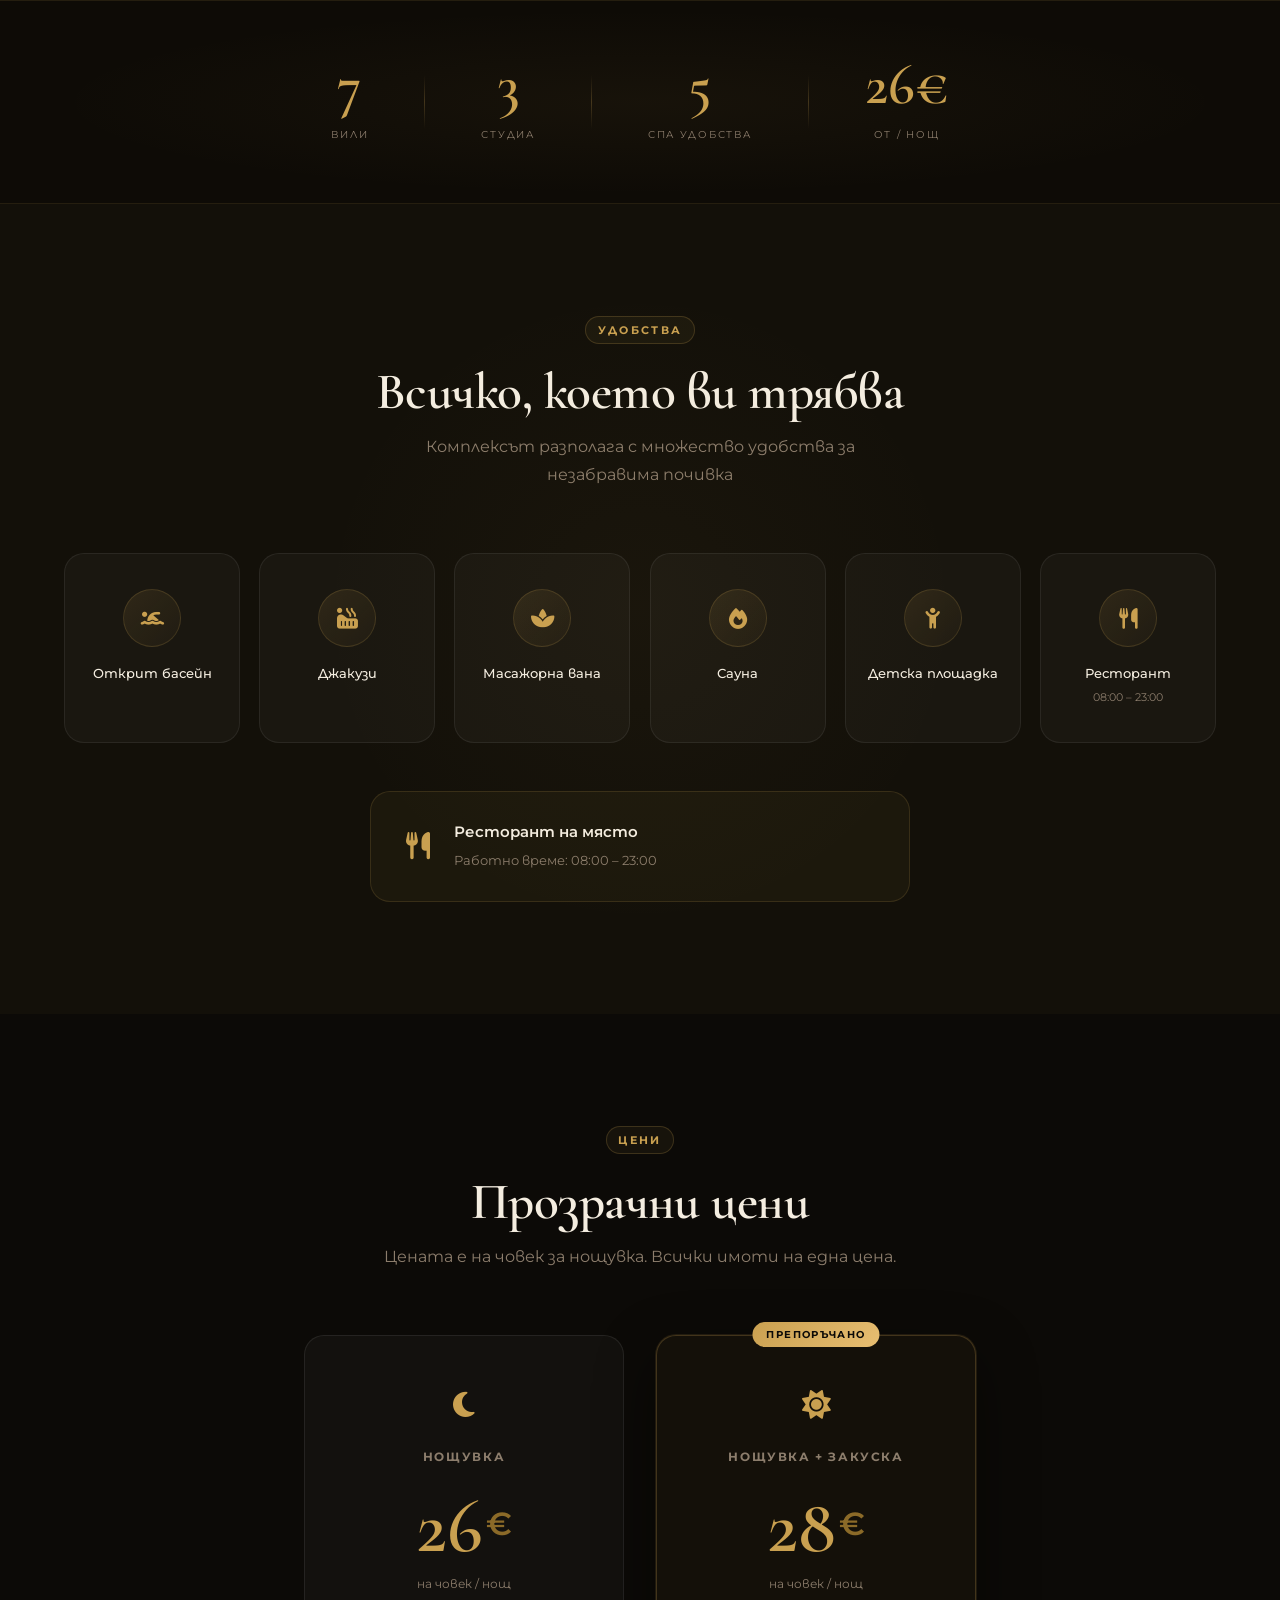
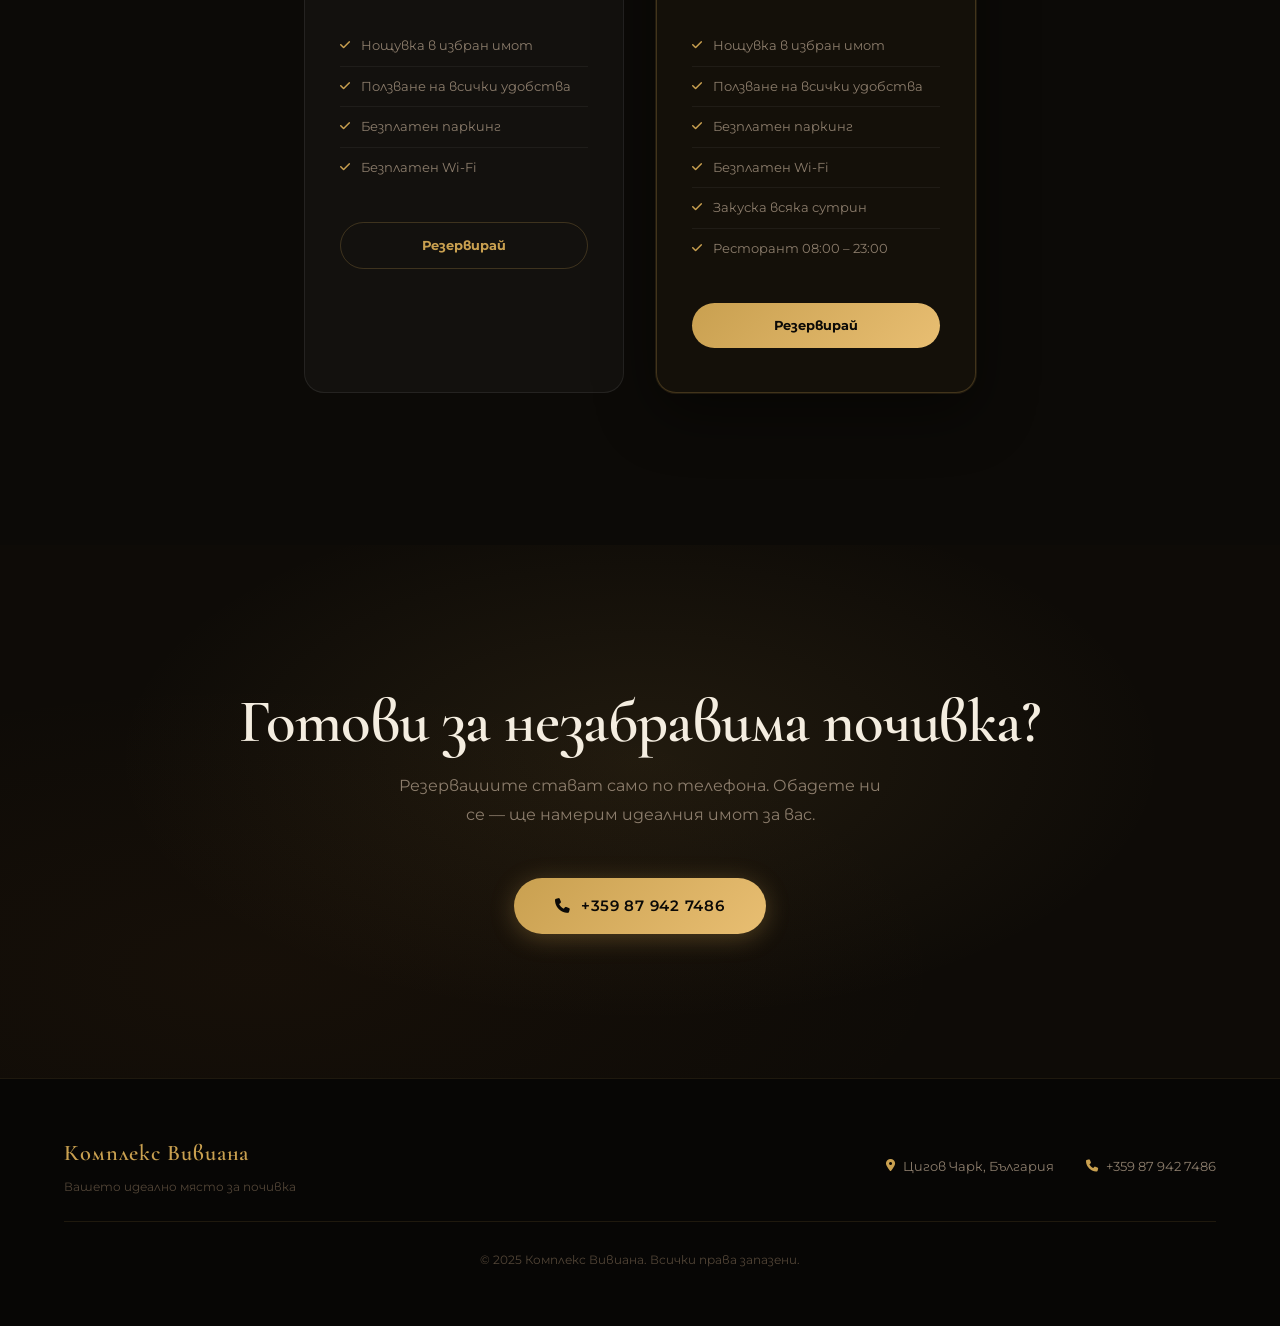
<file: preview-sections.html>
<!DOCTYPE html>
<html lang="bg">
<head>
  <meta charset="UTF-8">
  <meta name="viewport" content="width=device-width, initial-scale=1.0">
  <title>Section Preview</title>
  <link rel="preconnect" href="https://fonts.googleapis.com">
  <link rel="preconnect" href="https://fonts.gstatic.com" crossorigin>
  <link href="https://fonts.googleapis.com/css2?family=Cormorant+Garamond:ital,wght@0,400;0,500;0,600;0,700;1,400;1,500;1,600&family=Montserrat:wght@300;400;500;600;700&display=swap" rel="stylesheet">
  <link rel="stylesheet" href="https://cdnjs.cloudflare.com/ajax/libs/font-awesome/6.5.0/css/all.min.css">
  <link rel="stylesheet" href="css/style.css">
  <style>
    body::after { display: none; }
    .nav { position: static; }
  </style>
</head>
<body>

<!-- STATS BAND -->
<div class="stats-band">
  <div class="container stats-grid">
    <div class="stat-item"><span class="stat-num">7</span><span class="stat-label">Вили</span></div>
    <div class="stat-divider"></div>
    <div class="stat-item"><span class="stat-num">3</span><span class="stat-label">Студиа</span></div>
    <div class="stat-divider"></div>
    <div class="stat-item"><span class="stat-num">5</span><span class="stat-label">СПА удобства</span></div>
    <div class="stat-divider"></div>
    <div class="stat-item"><span class="stat-num">26€</span><span class="stat-label">от / нощ</span></div>
  </div>
</div>

<!-- AMENITIES -->
<section class="section amenities-section">
  <div class="amenities-bg-decor"></div>
  <div class="container">
    <div class="section-header">
      <div class="section-tag">Удобства</div>
      <h2 class="section-title">Всичко, което ви трябва</h2>
      <p class="section-subtitle">Комплексът разполага с множество удобства за незабравима почивка</p>
    </div>
    <div class="amenities-grid">
      <div class="amenity-item"><div class="amenity-icon"><i class="fas fa-person-swimming"></i></div><div class="amenity-name">Открит басейн</div></div>
      <div class="amenity-item"><div class="amenity-icon"><i class="fas fa-hot-tub-person"></i></div><div class="amenity-name">Джакузи</div></div>
      <div class="amenity-item"><div class="amenity-icon"><i class="fas fa-spa"></i></div><div class="amenity-name">Масажорна вана</div></div>
      <div class="amenity-item"><div class="amenity-icon"><i class="fas fa-fire"></i></div><div class="amenity-name">Сауна</div></div>
      <div class="amenity-item"><div class="amenity-icon"><i class="fas fa-child-reaching"></i></div><div class="amenity-name">Детска площадка</div></div>
      <div class="amenity-item"><div class="amenity-icon"><i class="fas fa-utensils"></i></div><div class="amenity-name">Ресторант</div><div class="amenity-detail">08:00 – 23:00</div></div>
    </div>
    <div class="restaurant-banner">
      <i class="fas fa-utensils restaurant-icon"></i>
      <div><strong>Ресторант на място</strong><span>Работно време: 08:00 – 23:00</span></div>
    </div>
  </div>
</section>

<!-- PRICING -->
<section class="section pricing-section">
  <div class="container">
    <div class="section-header">
      <div class="section-tag">Цени</div>
      <h2 class="section-title">Прозрачни цени</h2>
      <p class="section-subtitle">Цената е на човек за нощувка. Всички имоти на една цена.</p>
    </div>
    <div class="pricing-cards">
      <div class="pricing-card pricing-card-left">
        <div class="pricing-icon"><i class="fas fa-moon"></i></div>
        <div class="pricing-label">Нощувка</div>
        <div class="pricing-price"><span class="pricing-amount">26</span><span class="pricing-currency">€</span></div>
        <div class="pricing-per">на човек / нощ</div>
        <ul class="pricing-features">
          <li><i class="fas fa-check"></i> Нощувка в избран имот</li>
          <li><i class="fas fa-check"></i> Ползване на всички удобства</li>
          <li><i class="fas fa-check"></i> Безплатен паркинг</li>
          <li><i class="fas fa-check"></i> Безплатен Wi-Fi</li>
        </ul>
        <a href="#" class="pricing-btn">Резервирай</a>
      </div>
      <div class="pricing-card pricing-card-featured pricing-card-right">
        <div class="pricing-badge">Препоръчано</div>
        <div class="pricing-icon"><i class="fas fa-sun"></i></div>
        <div class="pricing-label">Нощувка + Закуска</div>
        <div class="pricing-price"><span class="pricing-amount">28</span><span class="pricing-currency">€</span></div>
        <div class="pricing-per">на човек / нощ</div>
        <ul class="pricing-features">
          <li><i class="fas fa-check"></i> Нощувка в избран имот</li>
          <li><i class="fas fa-check"></i> Ползване на всички удобства</li>
          <li><i class="fas fa-check"></i> Безплатен паркинг</li>
          <li><i class="fas fa-check"></i> Безплатен Wi-Fi</li>
          <li><i class="fas fa-check"></i> Закуска всяка сутрин</li>
          <li><i class="fas fa-check"></i> Ресторант 08:00 – 23:00</li>
        </ul>
        <a href="#" class="pricing-btn pricing-btn-gold">Резервирай</a>
      </div>
    </div>
  </div>
</section>

<!-- CTA -->
<section class="cta-section">
  <div class="cta-bg"></div>
  <div class="container cta-inner">
    <h2 class="cta-title">Готови за незабравима почивка?</h2>
    <p class="cta-text">Резервациите стават само по телефона. Обадете ни се — ще намерим идеалния имот за вас.</p>
    <a href="tel:+359879427486" class="btn btn-gold btn-large">
      <i class="fas fa-phone"></i> +359 87 942 7486
    </a>
  </div>
</section>

<!-- FOOTER -->
<footer class="footer">
  <div class="container footer-inner">
    <div class="footer-brand">
      <div class="footer-logo">Комплекс Вивиана</div>
      <p class="footer-tagline">Вашето идеално място за почивка</p>
    </div>
    <div class="footer-info">
      <a href="#"><i class="fas fa-map-marker-alt"></i> Цигов Чарк, България</a>
      <a href="tel:+359879427486"><i class="fas fa-phone"></i> +359 87 942 7486</a>
    </div>
    <div class="footer-copy">&copy; 2025 Комплекс Вивиана. Всички права запазени.</div>
  </div>
</footer>

</body>
</html>
</file>
<file: css/style.css>
/* ══════════════════════════════════════════════
   КОМПЛЕКС ВИВИАНА — Cinematic Redesign
   UI/UX Pro Max: Liquid Glass × Cormorant Garamond / Montserrat
   Higgsfield cinematic aesthetic: slow, dramatic, atmospheric
   ══════════════════════════════════════════════ */

/* ── Variables ──────────────────────────────── */
:root {
  /* Warm luxury dark palette */
  --bg:          #0C0A07;
  --bg2:         #131009;
  --bg3:         #1B1710;
  --card:        #18140D;
  --card-hover:  #22190F;
  --gold:        #C9A050;
  --gold-light:  #E8BE72;
  --gold-dark:   #8B6A28;
  --glass:       rgba(255,255,255,.04);
  --glass-strong: rgba(255,255,255,.07);
  --glass-border: rgba(255,255,255,.09);
  --text:        #F4EDE0;
  --text-muted:  #8C7D6C;
  --text-dim:    #524537;
  --border:      rgba(201,160,80,.12);
  --border2:     rgba(201,160,80,.26);
  --radius:      20px;
  --radius-sm:   12px;
  --shadow:      0 24px 80px rgba(0,0,0,.65);
  --shadow-gold: 0 8px 40px rgba(201,160,80,.2);
  --trans:       .45s cubic-bezier(.25,.46,.45,.94);
  --trans-slow:  .65s cubic-bezier(.16,1,.3,1);
  --trans-fast:  .22s cubic-bezier(.25,.46,.45,.94);
}

/* ── Reset ──────────────────────────────────── */
*, *::before, *::after { box-sizing: border-box; margin: 0; padding: 0; }
html { scroll-behavior: smooth; font-size: 16px; }
body {
  font-family: 'Montserrat', sans-serif;
  background: var(--bg);
  color: var(--text);
  overflow-x: hidden;
  line-height: 1.65;
  -webkit-font-smoothing: antialiased;
}

/* ── Subtle film-grain vignette — static, no animation ── */
body::after {
  content: '';
  position: fixed; inset: 0;
  background: radial-gradient(ellipse at center, transparent 55%, rgba(0,0,0,.35) 100%);
  pointer-events: none;
  z-index: 9;
}

img { display: block; max-width: 100%; }
a  { color: inherit; text-decoration: none; }
ul { list-style: none; }
button { border: none; background: none; cursor: pointer; font-family: inherit; }

/* ── Typography ─────────────────────────────── */
h1, h2, h3, h4 {
  font-family: 'Cormorant Garamond', serif;
  line-height: 1.1;
  font-weight: 600;
}
.section-tag {
  display: inline-block;
  font-family: 'Montserrat', sans-serif;
  font-size: .66rem;
  font-weight: 700;
  letter-spacing: .22em;
  text-transform: uppercase;
  color: var(--gold);
  border: 1px solid rgba(201,160,80,.22);
  padding: .42em 1.1em;
  border-radius: 100px;
  margin-bottom: 1.2rem;
  background: rgba(201,160,80,.06);
}
.section-title {
  font-size: clamp(2rem, 4.5vw, 3.2rem);
  color: var(--text);
  margin-bottom: .8rem;
  letter-spacing: -.01em;
}
.section-subtitle {
  font-size: .98rem;
  color: var(--text-muted);
  max-width: 540px;
  margin: 0 auto;
  line-height: 1.8;
}
.section-header {
  text-align: center;
  margin-bottom: 4rem;
}

/* ── Container ──────────────────────────────── */
.container { max-width: 1200px; margin: 0 auto; padding: 0 1.5rem; }
.section    { padding: 7rem 0; }

/* ── Buttons ────────────────────────────────── */
.btn {
  display: inline-flex;
  align-items: center;
  gap: .6rem;
  padding: .9em 2.2em;
  border-radius: 100px;
  font-family: 'Montserrat', sans-serif;
  font-size: .84rem;
  font-weight: 600;
  letter-spacing: .05em;
  transition: all var(--trans);
  cursor: pointer;
  white-space: nowrap;
}
.btn-gold {
  background: linear-gradient(135deg, var(--gold) 0%, var(--gold-light) 100%);
  color: #0C0A07;
  box-shadow: 0 4px 24px rgba(201,160,80,.32);
}
.btn-gold:hover {
  transform: translateY(-3px);
  box-shadow: 0 12px 40px rgba(201,160,80,.52);
}
.btn-outline {
  border: 1px solid rgba(255,255,255,.14);
  color: var(--text);
  background: rgba(255,255,255,.04);
}
.btn-outline:hover {
  border-color: var(--border2);
  color: var(--gold);
  background: rgba(201,160,80,.06);
}
.btn-large { padding: 1.1em 2.8em; font-size: .92rem; }
.btn-full  { width: 100%; justify-content: center; }

/* ═══════════════════════════════════════════════
   PRELOADER — cinematic
   ═══════════════════════════════════════════════ */
.preloader {
  position: fixed; inset: 0;
  background: var(--bg);
  display: flex; align-items: center; justify-content: center;
  z-index: 9999;
}
.preloader-inner { text-align: center; }
.preloader-logo {
  font-family: 'Cormorant Garamond', serif;
  font-size: 3rem;
  font-weight: 600;
  letter-spacing: .1em;
  color: var(--gold);
  margin-bottom: 2.5rem;
  text-shadow: 0 0 80px rgba(201,160,80,.45);
}
.preloader-bar {
  width: 160px;
  height: 1px;
  background: rgba(201,160,80,.15);
  border-radius: 100px;
  overflow: hidden;
  margin: 0 auto;
}
.preloader-progress {
  width: 0%;
  height: 100%;
  background: linear-gradient(90deg, var(--gold-dark), var(--gold), var(--gold-light));
  border-radius: 100px;
}

/* ═══════════════════════════════════════════════
   NAVIGATION — liquid glass
   ═══════════════════════════════════════════════ */
.nav {
  position: fixed;
  top: 0; left: 0; right: 0;
  z-index: 1000;
  transition: all var(--trans);
  padding: 0 1.5rem;
}
.nav-scrolled {
  background: rgba(12,10,7,.95);
  box-shadow: 0 1px 0 rgba(201,160,80,.1);
}
.nav-inner {
  max-width: 1200px;
  margin: 0 auto;
  height: 76px;
  display: flex;
  align-items: center;
  justify-content: space-between;
}
.nav-logo {
  font-family: 'Cormorant Garamond', serif;
  font-size: 1.3rem;
  font-weight: 600;
  letter-spacing: .04em;
  color: var(--text);
  transition: color var(--trans);
}
.nav-logo span { color: var(--gold); }
.nav-logo:hover { color: var(--gold); }
.nav-links {
  display: flex;
  align-items: center;
  gap: 2.2rem;
}
.nav-link {
  font-family: 'Montserrat', sans-serif;
  font-size: .74rem;
  font-weight: 600;
  letter-spacing: .1em;
  text-transform: uppercase;
  color: var(--text-muted);
  position: relative;
  padding-bottom: 2px;
  transition: color var(--trans);
}
.nav-link::after {
  content: '';
  position: absolute;
  bottom: -2px; left: 0;
  width: 0; height: 1px;
  background: var(--gold);
  transition: width var(--trans);
}
.nav-link:hover { color: var(--text); }
.nav-link:hover::after { width: 100%; }
.nav-cta {
  display: flex;
  align-items: center;
  gap: .5rem;
  background: linear-gradient(135deg, var(--gold), var(--gold-light));
  color: #0C0A07;
  font-family: 'Montserrat', sans-serif;
  font-size: .74rem;
  font-weight: 700;
  letter-spacing: .06em;
  padding: .6em 1.5em;
  border-radius: 100px;
  transition: all var(--trans);
}
.nav-cta:hover {
  transform: translateY(-2px);
  box-shadow: var(--shadow-gold);
}

/* Burger */
.nav-burger {
  display: none;
  flex-direction: column;
  gap: 5px;
  padding: 6px;
  cursor: pointer;
}
.nav-burger span {
  display: block;
  width: 22px; height: 1.5px;
  background: var(--text);
  border-radius: 2px;
  transition: all var(--trans);
}
.nav-burger.open span:nth-child(1) { transform: translateY(6.5px) rotate(45deg); }
.nav-burger.open span:nth-child(2) { opacity: 0; transform: scaleX(0); }
.nav-burger.open span:nth-child(3) { transform: translateY(-6.5px) rotate(-45deg); }

/* Mobile menu */
.nav-mobile {
  display: none;
  flex-direction: column;
  padding: 1rem 1.5rem 1.5rem;
  background: rgba(12,10,7,.97);
  border-top: 1px solid var(--border);
  max-height: 0;
  overflow: hidden;
  opacity: 0;
  transition: max-height .45s ease, opacity .3s ease;
}
.nav-mobile.open {
  display: flex;
  max-height: 440px;
  opacity: 1;
}
.nav-mobile-link {
  padding: .9rem 0;
  color: var(--text-muted);
  font-family: 'Montserrat', sans-serif;
  font-size: .84rem;
  letter-spacing: .06em;
  border-bottom: 1px solid var(--border);
  transition: color var(--trans);
}
.nav-mobile-link:hover { color: var(--gold); }
.nav-mobile-cta {
  margin-top: 1.2rem;
  text-align: center;
  padding: 1em;
  background: linear-gradient(135deg, var(--gold), var(--gold-light));
  color: #0C0A07;
  font-family: 'Montserrat', sans-serif;
  font-weight: 700;
  font-size: .88rem;
  letter-spacing: .04em;
  border-radius: var(--radius-sm);
}

/* ═══════════════════════════════════════════════
   HERO — Higgsfield cinematic
   ═══════════════════════════════════════════════ */
.hero {
  position: relative;
  height: 100vh;
  min-height: 720px;
  overflow: hidden;
  display: flex;
  align-items: center;
  justify-content: center;
}
.hero-bg {
  position: absolute;
  inset: -6%;
  background: linear-gradient(-45deg, #0C0805, #14110A, #0A0A12, #0F0810, #0A0D08);
  background-size: 400% 400%;
  animation: heroBg 28s ease infinite;
}
.hero-photo {
  position: absolute;
  inset: 0;
  width: 100%; height: 100%;
  object-fit: cover;
  object-position: center;
}
@keyframes heroBg {
  0%   { background-position: 0% 50%; }
  50%  { background-position: 100% 50%; }
  100% { background-position: 0% 50%; }
}
.hero-overlay {
  position: absolute;
  inset: 0;
  background: linear-gradient(
    to bottom,
    rgba(12,10,7,.2)  0%,
    rgba(12,10,7,.45) 30%,
    rgba(12,10,7,.82) 80%,
    rgba(12,10,7,1)   100%
  );
  z-index: 1;
}
/* Atmospheric warm glow — Higgsfield lighting */
.hero-overlay::after {
  content: '';
  position: absolute;
  inset: 0;
  background: radial-gradient(ellipse at 50% 65%, rgba(201,160,80,.06) 0%, transparent 65%);
}
.hero-3d {
  position: relative;
  z-index: 2;
  width: 100%;
  will-change: transform, opacity;
}
.hero-content {
  text-align: center;
  padding: 0 1.5rem;
  max-width: 940px;
  margin: 0 auto;
}
.hero-badge {
  display: inline-flex;
  align-items: center;
  gap: .55rem;
  font-family: 'Montserrat', sans-serif;
  font-size: .68rem;
  font-weight: 700;
  letter-spacing: .2em;
  text-transform: uppercase;
  color: var(--gold);
  border: 1px solid rgba(201,160,80,.24);
  padding: .52em 1.4em;
  border-radius: 100px;
  margin-bottom: 2.2rem;
  background: rgba(201,160,80,.07);
}
.hero-title {
  font-size: clamp(3.8rem, 11vw, 8.5rem);
  font-weight: 700;
  line-height: .96;
  margin-bottom: 1.2rem;
  display: flex;
  flex-direction: column;
  gap: .06em;
  letter-spacing: -.02em;
}
.hero-title-line {
  display: block;
  color: var(--text);
}
.hero-title-gold {
  color: var(--gold);
  text-shadow: 0 0 100px rgba(201,160,80,.55), 0 4px 40px rgba(201,160,80,.3);
}
.hero-subtitle {
  font-family: 'Montserrat', sans-serif;
  font-size: clamp(.9rem, 1.7vw, 1.1rem);
  color: var(--text-muted);
  margin-bottom: 3.2rem;
  font-weight: 300;
  letter-spacing: .07em;
}
.hero-stats {
  display: flex;
  align-items: center;
  justify-content: center;
  gap: 2.5rem;
  margin-bottom: 3.2rem;
  flex-wrap: wrap;
}
.hero-stat { text-align: center; }
.hero-stat-num {
  display: block;
  font-family: 'Cormorant Garamond', serif;
  font-size: 2.6rem;
  font-weight: 600;
  color: var(--gold);
  line-height: 1;
}
.hero-stat-label {
  font-family: 'Montserrat', sans-serif;
  font-size: .64rem;
  letter-spacing: .16em;
  text-transform: uppercase;
  color: var(--text-muted);
  margin-top: .45rem;
}
.hero-stat-divider {
  width: 1px;
  height: 40px;
  background: linear-gradient(to bottom, transparent, rgba(201,160,80,.3), transparent);
}
.hero-actions {
  display: flex;
  align-items: center;
  justify-content: center;
  gap: 1rem;
  flex-wrap: wrap;
}
.hero-scroll {
  position: absolute;
  bottom: 2.5rem;
  left: 50%;
  transform: translateX(-50%);
  z-index: 2;
  display: flex;
  flex-direction: column;
  align-items: center;
  gap: .7rem;
  color: rgba(244,237,224,.3);
  font-family: 'Montserrat', sans-serif;
  font-size: .6rem;
  letter-spacing: .2em;
  text-transform: uppercase;
}
.hero-scroll-line {
  width: 1px;
  height: 50px;
  background: linear-gradient(to bottom, rgba(201,160,80,.55), transparent);
  animation: lineGrow 2s ease-in-out infinite alternate;
}
@keyframes lineGrow {
  from { opacity: .5; }
  to   { opacity: 1; }
}

/* Hero decorative lines */
.hero-line {
  position: absolute;
  top: 50%; width: 140px; height: 1px;
  background: linear-gradient(to right, transparent, rgba(201,160,80,.2));
  z-index: 2;
}
.hero-line-left  { left: 3rem; transform: rotate(180deg); }
.hero-line-right { right: 3rem; }
.hero-title-underline {
  width: 90px; height: 1px;
  background: linear-gradient(90deg, var(--gold-dark), var(--gold), transparent);
  margin: -.1rem auto 1.6rem;
  opacity: .65;
}

/* ═══════════════════════════════════════════════
   ABOUT
   ═══════════════════════════════════════════════ */
.about-section { background: var(--bg); position: relative; overflow: hidden; }
.about-bg-glow {
  position: absolute;
  width: 800px; height: 800px; border-radius: 50%;
  background: radial-gradient(circle, rgba(201,160,80,.04) 0%, transparent 65%);
  top: 50%; left: -280px; transform: translateY(-50%);
  pointer-events: none;
}
.about-grid {
  display: grid;
  grid-template-columns: 1fr 1fr;
  gap: 6rem;
  align-items: center;
}
.about-text-col { display: flex; flex-direction: column; }
.about-gold-line {
  width: 50px; height: 1px;
  background: linear-gradient(90deg, var(--gold), transparent);
  margin: 1.5rem 0;
}
.about-lead {
  font-family: 'Cormorant Garamond', serif;
  font-size: 1.3rem; font-style: italic; font-weight: 500;
  color: var(--text); line-height: 1.7;
  margin-bottom: 1rem;
}
.about-body {
  font-size: .9rem; color: var(--text-muted);
  line-height: 1.9; margin-bottom: 1.8rem;
}
.about-points { display: flex; flex-direction: column; gap: .85rem; margin-bottom: 2.2rem; }
.about-point {
  display: flex; align-items: flex-start; gap: .85rem;
  font-size: .86rem; color: var(--text-muted);
}
.about-point i { color: var(--gold); font-size: .8rem; margin-top: .28rem; flex-shrink: 0; }

.about-visual-col { position: relative; }
.about-visual { position: relative; height: 500px; }
.about-frame-large {
  position: absolute;
  width: 72%; height: 65%;
  top: 0; right: 0;
  border-radius: var(--radius); overflow: hidden;
  box-shadow: 0 32px 80px rgba(0,0,0,.55);
}
.about-frame-small {
  position: absolute;
  width: 55%; height: 54%;
  bottom: 0; left: 0;
  border-radius: var(--radius); overflow: hidden;
  border: 3px solid var(--bg); z-index: 2;
  box-shadow: 0 20px 60px rgba(0,0,0,.55);
}
.about-placeholder-text {
  width: 100%; height: 100%;
  display: flex; flex-direction: column;
  align-items: center; justify-content: center;
  gap: .6rem; color: rgba(255,255,255,.18); font-size: .75rem;
  letter-spacing: .08em;
}
.about-placeholder-text i { font-size: 2rem; opacity: .35; }
.about-location-badge {
  position: absolute; bottom: 2.5rem; right: -1rem;
  background: rgba(20,17,11,.92);
  border: 1px solid var(--border2);
  border-radius: 14px; padding: .9rem 1.4rem;
  display: flex; align-items: center; gap: .85rem;
  z-index: 3;
  box-shadow: 0 16px 40px rgba(0,0,0,.5), 0 0 0 1px rgba(201,160,80,.08);
}
.about-location-badge > i { color: var(--gold); }
.about-location-badge strong {
  display: block; font-size: .88rem; color: var(--text); margin-bottom: .15rem;
  font-family: 'Montserrat', sans-serif; font-weight: 600;
}
.about-location-badge span { font-size: .74rem; color: var(--text-muted); }

/* ═══════════════════════════════════════════════
   STATS BAND
   ═══════════════════════════════════════════════ */
.stats-band {
  background: #0E0B06;
  border-top: 1px solid var(--border);
  border-bottom: 1px solid var(--border);
  padding: 3.5rem 0;
  position: relative; overflow: hidden;
}
.stats-band::before {
  content: '';
  position: absolute; inset: 0;
  background: radial-gradient(ellipse at center, rgba(201,160,80,.05) 0%, transparent 65%);
  pointer-events: none;
}
.stats-grid {
  display: flex; align-items: center;
  justify-content: center; gap: 3.5rem; flex-wrap: wrap;
  position: relative; z-index: 1;
}
.stat-item { text-align: center; }
.stat-num {
  display: block;
  font-family: 'Cormorant Garamond', serif;
  font-size: 3.6rem; font-weight: 600;
  color: var(--gold); line-height: 1; margin-bottom: .35rem;
}
.stat-label {
  font-family: 'Montserrat', sans-serif;
  font-size: .64rem; letter-spacing: .17em;
  text-transform: uppercase; color: var(--text-muted);
}
.stat-divider {
  width: 1px; height: 54px;
  background: linear-gradient(to bottom, transparent, var(--border2), transparent);
}

/* ═══════════════════════════════════════════════
   AMENITIES — liquid glass cards
   ═══════════════════════════════════════════════ */
.amenities-section {
  background: var(--bg2);
  position: relative; overflow: hidden;
}
.amenities-bg-decor {
  position: absolute;
  width: 700px; height: 700px; border-radius: 50%;
  background: radial-gradient(circle, rgba(201,160,80,.04) 0%, transparent 65%);
  top: 50%; left: 50%;
  transform: translate(-50%, -50%);
  pointer-events: none;
}
.amenities-grid {
  display: grid;
  grid-template-columns: repeat(6, 1fr);
  gap: 1.2rem;
  margin-bottom: 3rem;
  perspective: 1400px;
}
.amenity-item {
  display: flex;
  flex-direction: column;
  align-items: center;
  text-align: center;
  padding: 2.2rem 1rem;
  background: rgba(255,255,255,.03);
  border: 1px solid rgba(255,255,255,.07);
  border-radius: var(--radius);
  /* transform & opacity excluded — GSAP controls them */
  transition: border-color var(--trans), background var(--trans), box-shadow var(--trans);
  cursor: default;
}
.amenity-item:hover {
  background: rgba(201,160,80,.055);
  border-color: rgba(201,160,80,.18);
  box-shadow: 0 16px 50px rgba(0,0,0,.45), 0 0 0 1px rgba(201,160,80,.07);
}
.amenity-icon {
  width: 58px; height: 58px;
  background: linear-gradient(135deg, rgba(201,160,80,.12), rgba(201,160,80,.04));
  border: 1px solid rgba(201,160,80,.18);
  border-radius: 50%;
  display: flex; align-items: center; justify-content: center;
  font-size: 1.3rem;
  color: var(--gold);
  margin-bottom: 1rem;
  transition: all var(--trans);
}
.amenity-item:hover .amenity-icon {
  background: linear-gradient(135deg, var(--gold), var(--gold-light));
  color: #0C0A07;
  box-shadow: 0 8px 28px rgba(201,160,80,.38);
  border-color: transparent;
}
.amenity-name {
  font-family: 'Montserrat', sans-serif;
  font-size: .8rem; font-weight: 500;
  color: var(--text); margin-bottom: .25rem;
}
.amenity-detail { font-size: .71rem; color: var(--text-muted); }

.restaurant-banner {
  display: flex; align-items: center;
  gap: 1.5rem;
  background: rgba(201,160,80,.055);
  border: 1px solid rgba(201,160,80,.16);
  border-radius: var(--radius);
  padding: 1.7rem 2.2rem;
  max-width: 540px;
  margin: 0 auto;
}
.restaurant-icon { font-size: 1.7rem; color: var(--gold); flex-shrink: 0; }
.restaurant-banner strong {
  display: block; font-size: .92rem; font-weight: 600;
  color: var(--text); margin-bottom: .2rem;
  font-family: 'Montserrat', sans-serif;
}
.restaurant-banner span { font-size: .82rem; color: var(--text-muted); }

/* ═══════════════════════════════════════════════
   PROPERTIES
   ═══════════════════════════════════════════════ */
.properties-section { background: var(--bg2); }

.filter-tabs {
  display: flex; gap: .7rem;
  justify-content: center; margin-bottom: 3rem; flex-wrap: wrap;
}
.filter-tab {
  padding: .52em 1.5em; border-radius: 100px;
  font-family: 'Montserrat', sans-serif; font-size: .76rem; font-weight: 600;
  color: var(--text-muted); border: 1px solid rgba(255,255,255,.08);
  letter-spacing: .06em;
  transition: all var(--trans); cursor: pointer;
}
.filter-tab:hover { border-color: var(--border2); color: var(--gold); }
.filter-tab.active {
  background: linear-gradient(135deg, var(--gold), var(--gold-light));
  color: #0C0A07; border-color: transparent;
}

.properties-grid {
  display: grid;
  grid-template-columns: repeat(3, 1fr);
  gap: 1.5rem;
}

/* ── Property card — glass ──────────────────── */
.prop-card {
  display: flex; flex-direction: column;
  background: rgba(255,255,255,.03);
  border: 1px solid rgba(255,255,255,.07);
  border-radius: var(--radius);
  overflow: hidden;
  transition: box-shadow var(--trans), border-color var(--trans);
  transform-style: preserve-3d;
  will-change: transform;
  cursor: pointer;
  color: var(--text);
}
.prop-card:hover {
  box-shadow: 0 30px 80px rgba(0,0,0,.6), 0 0 0 1px rgba(201,160,80,.2);
  border-color: rgba(201,160,80,.14);
}
.prop-card-media { height: 200px; overflow: hidden; position: relative; }
.prop-card-img {
  width: 100%; height: 100%;
  object-fit: cover;
  transition: transform .9s cubic-bezier(.25,.46,.45,.94);
}
.prop-card:hover .prop-card-img { transform: scale(1.08); }
.prop-card-placeholder {
  width: 100%; height: 100%;
  display: flex; flex-direction: column;
  align-items: center; justify-content: center;
  gap: .6rem; color: rgba(255,255,255,.22); font-size: .76rem;
  letter-spacing: .06em;
}
.prop-card-icon { font-size: 2rem; opacity: .32; }
.prop-card-body { padding: 1.5rem; display: flex; flex-direction: column; flex: 1; }
.prop-card-top {
  display: flex; align-items: center;
  justify-content: space-between; margin-bottom: .75rem;
}
.prop-card-type {
  font-family: 'Montserrat', sans-serif;
  font-size: .64rem; font-weight: 700;
  letter-spacing: .16em; text-transform: uppercase;
  color: var(--gold); background: rgba(201,160,80,.1);
  padding: .3em .9em; border-radius: 100px;
}
.prop-card-capacity {
  font-size: .78rem; color: var(--text-muted);
  display: flex; align-items: center; gap: .4rem;
}
.prop-card-name {
  font-family: 'Cormorant Garamond', serif;
  font-size: 1.45rem; font-weight: 600;
  margin-bottom: .5rem; color: var(--text);
}
.prop-card-desc {
  font-size: .83rem; color: var(--text-muted);
  line-height: 1.65; margin-bottom: 1rem; flex: 1;
}
.prop-card-feats { display: flex; gap: .5rem; margin-bottom: 1rem; }
.prop-feat {
  width: 32px; height: 32px;
  display: flex; align-items: center; justify-content: center;
  background: rgba(255,255,255,.04);
  border: 1px solid rgba(255,255,255,.08);
  border-radius: 8px; font-size: .78rem; color: var(--text-muted);
  transition: all var(--trans-fast);
}
.prop-card:hover .prop-feat { color: var(--gold); border-color: rgba(201,160,80,.25); }
.prop-card-footer {
  display: flex; align-items: center;
  justify-content: space-between;
  padding-top: 1rem;
  border-top: 1px solid rgba(255,255,255,.06);
}
.prop-card-price { font-size: .84rem; color: var(--text-muted); }
.prop-card-price strong { color: var(--gold); font-size: 1rem; }
.prop-card-link {
  font-size: .78rem; color: var(--gold);
  display: flex; align-items: center; gap: .4rem;
  transition: gap var(--trans);
}
.prop-card:hover .prop-card-link { gap: .7rem; }

/* ═══════════════════════════════════════════════
   PRICING — liquid glass cards
   ═══════════════════════════════════════════════ */
.pricing-section { background: var(--bg); }
.pricing-cards {
  display: flex; gap: 2rem;
  justify-content: center; flex-wrap: wrap; margin-bottom: 2.5rem;
}
.pricing-card {
  background: rgba(255,255,255,.03);
  border: 1px solid rgba(255,255,255,.08);
  border-radius: var(--radius);
  padding: 2.8rem 2.2rem;
  width: 320px; position: relative;
  transition: all var(--trans);
  text-align: center;
}
.pricing-card:hover {
  transform: translateY(-8px);
  box-shadow: var(--shadow);
  border-color: rgba(201,160,80,.22);
}
.pricing-card-featured {
  border-color: rgba(201,160,80,.25);
  background: rgba(201,160,80,.045);
  box-shadow: 0 0 0 1px rgba(201,160,80,.12), 0 20px 60px rgba(0,0,0,.45);
}
.pricing-badge {
  position: absolute; top: -14px; left: 50%;
  transform: translateX(-50%);
  background: linear-gradient(135deg, var(--gold), var(--gold-light));
  color: #0C0A07;
  font-family: 'Montserrat', sans-serif;
  font-size: .62rem; font-weight: 700;
  letter-spacing: .14em; text-transform: uppercase;
  padding: .45em 1.4em; border-radius: 100px; white-space: nowrap;
}
.pricing-icon { font-size: 1.8rem; color: var(--gold); margin-bottom: 1.2rem; }
.pricing-label {
  font-family: 'Montserrat', sans-serif;
  font-size: .72rem; font-weight: 700; color: var(--text-muted);
  text-transform: uppercase; letter-spacing: .14em; margin-bottom: 1.4rem;
}
.pricing-price {
  display: flex; align-items: flex-start;
  justify-content: center; gap: .2rem; margin-bottom: .5rem;
}
.pricing-amount {
  font-family: 'Cormorant Garamond', serif;
  font-size: 4.8rem; font-weight: 600; color: var(--gold); line-height: 1;
}
.pricing-currency {
  font-size: 2rem; font-weight: 600; color: var(--gold-dark); margin-top: .6rem;
}
.pricing-per { font-size: .78rem; color: var(--text-muted); margin-bottom: 2rem; }
.pricing-features { text-align: left; margin-bottom: 2.2rem; }
.pricing-features li {
  display: flex; align-items: center; gap: .7rem;
  padding: .55rem 0; font-size: .83rem; color: var(--text-muted);
  border-bottom: 1px solid rgba(255,255,255,.05);
}
.pricing-features li:last-child { border: none; }
.pricing-features li i { color: var(--gold); font-size: .72rem; flex-shrink: 0; }
.pricing-btn {
  display: block; text-align: center; padding: .9em;
  border-radius: 100px;
  font-family: 'Montserrat', sans-serif;
  font-size: .8rem; font-weight: 700;
  border: 1px solid rgba(201,160,80,.24); color: var(--gold);
  transition: all var(--trans);
}
.pricing-btn:hover { background: rgba(201,160,80,.08); border-color: var(--gold); }
.pricing-btn-gold {
  background: linear-gradient(135deg, var(--gold), var(--gold-light));
  color: #0C0A07; border: none;
}
.pricing-btn-gold:hover {
  box-shadow: var(--shadow-gold); color: #0C0A07;
  transform: translateY(-2px);
}
.pricing-note {
  text-align: center; font-size: .84rem; color: var(--text-muted);
  display: flex; align-items: center; justify-content: center;
  gap: .5rem; flex-wrap: wrap;
}
.pricing-phone { color: var(--gold); font-weight: 600; transition: color var(--trans); }
.pricing-phone:hover { color: var(--gold-light); }

/* ═══════════════════════════════════════════════
   LOCATION
   ═══════════════════════════════════════════════ */
.location-section { background: var(--bg2); }
.map-wrapper {
  position: relative; overflow: hidden;
  background: var(--card);
  border-top: 1px solid var(--border);
  border-bottom: 1px solid var(--border);
}
.map-wrapper iframe {
  display: block;
  filter: brightness(.82) contrast(1.06) saturate(.85);
}
.map-open-btn {
  position: absolute; bottom: 1.5rem; right: 1.5rem;
  display: flex; align-items: center; gap: .5rem;
  background: rgba(12,10,7,.88);
  color: var(--gold); font-size: .8rem; font-weight: 700;
  font-family: 'Montserrat', sans-serif; letter-spacing: .05em;
  padding: .75em 1.5em; border-radius: 100px;
  border: 1px solid var(--border2); transition: all var(--trans);
}
.map-open-btn:hover {
  background: var(--gold); color: #0C0A07; border-color: var(--gold);
}

/* ═══════════════════════════════════════════════
   CTA — cinematic glow
   ═══════════════════════════════════════════════ */
.cta-section {
  position: relative; padding: 9rem 0;
  overflow: hidden; text-align: center;
}
.cta-bg {
  position: absolute; inset: 0;
  background: #0E0B07;
}
.cta-bg::before {
  content: '';
  position: absolute; inset: 0;
  background: radial-gradient(ellipse at 50% 40%, rgba(201,160,80,.1) 0%, transparent 58%);
}
.cta-bg::after {
  content: '';
  position: absolute; inset: 0;
  background: radial-gradient(ellipse at 20% 80%, rgba(180,100,30,.05) 0%, transparent 48%);
}
.cta-inner { position: relative; z-index: 1; }
.cta-title {
  font-size: clamp(2.2rem, 5.5vw, 3.8rem);
  margin-bottom: 1rem; color: var(--text);
  letter-spacing: -.01em;
}
.cta-text {
  font-size: .97rem; color: var(--text-muted);
  max-width: 500px; margin: 0 auto 3rem;
  line-height: 1.85;
}

/* ═══════════════════════════════════════════════
   FOOTER
   ═══════════════════════════════════════════════ */
.footer {
  background: #070605;
  border-top: 1px solid var(--border); padding: 3.5rem 0;
}
.footer-inner {
  display: flex; align-items: center;
  justify-content: space-between; flex-wrap: wrap; gap: 1.5rem;
}
.footer-logo {
  font-family: 'Cormorant Garamond', serif;
  font-size: 1.4rem; font-weight: 600; color: var(--gold);
  letter-spacing: .04em;
}
.footer-tagline { font-size: .76rem; color: var(--text-dim); margin-top: .3rem; }
.footer-info { display: flex; gap: 2rem; flex-wrap: wrap; }
.footer-info a {
  font-size: .8rem; color: var(--text-muted);
  display: flex; align-items: center; gap: .5rem;
  transition: color var(--trans);
}
.footer-info a:hover { color: var(--gold); }
.footer-info a i { color: var(--gold); font-size: .76rem; }
.footer-copy {
  font-size: .73rem; color: var(--text-dim);
  width: 100%; text-align: center;
  padding-top: 1.8rem; border-top: 1px solid var(--border);
}

/* ═══════════════════════════════════════════════
   HORIZONTAL SCROLL SECTION
   ═══════════════════════════════════════════════ */
.section-horizontal {
  height: 100vh; display: flex;
  flex-direction: column; overflow: hidden; background: var(--bg3);
}
.section-horizontal-intro { padding: 4rem 0 2rem; flex-shrink: 0; }
.section-horizontal-flex {
  display: flex; align-items: center;
  justify-content: space-between; gap: 1rem; flex-wrap: wrap;
}
.props-wrapper {
  flex: 1; display: flex; align-items: center;
  overflow: hidden; padding: 0 3vw;
}
.props-track {
  display: flex; gap: 1.5rem;
  width: max-content; will-change: transform; padding: 1rem 0;
}
.horiz-card { width: 320px; flex-shrink: 0; }
.horiz-card .prop-card-media { height: 190px; }

.horiz-mobile { height: auto !important; overflow: visible !important; }
.horiz-mobile .section-horizontal-intro { padding: 5rem 0 2rem; }
.horiz-mobile .props-wrapper { overflow: visible !important; height: auto; padding: 0; }
.horiz-mobile .props-track {
  display: grid; grid-template-columns: 1fr;
  width: 100%; padding: 0 1.5rem 3rem;
}
.horiz-mobile .horiz-card { width: 100%; }

/* ═══════════════════════════════════════════════
   PROPERTY PAGE
   ═══════════════════════════════════════════════ */
.prop-page { padding-top: 76px; }

.prop-gallery {
  height: 62vh; min-height: 420px; max-height: 700px;
  overflow: hidden; background: var(--bg3);
}
.prop-swiper, .prop-swiper .swiper-wrapper,
.prop-swiper .swiper-slide { height: 100%; }
.prop-swiper .swiper-slide img { width: 100%; height: 100%; object-fit: cover; }
.prop-gallery-placeholder {
  height: 100%; display: flex; flex-direction: column;
  align-items: center; justify-content: center;
  gap: 1rem; color: rgba(255,255,255,.25); font-size: .88rem;
  letter-spacing: .06em;
}
.prop-gallery-placeholder i { font-size: 3rem; opacity: .5; }
.swiper-button-prev, .swiper-button-next { color: var(--gold) !important; }
.swiper-pagination-bullet-active { background: var(--gold) !important; }

.prop-header { padding-top: 2.5rem; padding-bottom: 1rem; }
.prop-back {
  display: inline-flex; align-items: center; gap: .5rem;
  font-family: 'Montserrat', sans-serif; font-size: .8rem;
  color: var(--text-muted); margin-bottom: 1.5rem; transition: color var(--trans);
}
.prop-back:hover { color: var(--gold); }
.prop-header-top {
  display: flex; align-items: flex-start;
  justify-content: space-between; gap: 1rem; flex-wrap: wrap;
}
.prop-type-badge {
  display: inline-block;
  font-family: 'Montserrat', sans-serif;
  font-size: .65rem; font-weight: 700;
  letter-spacing: .16em; text-transform: uppercase;
  color: var(--gold); background: rgba(201,160,80,.1);
  border: 1px solid var(--border2); padding: .32em .9em;
  border-radius: 100px; margin-bottom: .65rem;
}
.prop-title {
  font-family: 'Cormorant Garamond', serif;
  font-size: clamp(2.2rem, 5vw, 3.4rem);
  color: var(--text); font-weight: 600;
}

.prop-main {
  display: grid; grid-template-columns: 1fr 360px;
  gap: 3rem; padding-top: 2rem; padding-bottom: 5rem;
  align-items: start;
}
.prop-info-card {
  display: grid; grid-template-columns: repeat(3, 1fr);
  gap: 1rem; margin-bottom: 2.5rem;
}
.prop-info-item {
  display: flex; align-items: center; gap: .8rem;
  background: rgba(255,255,255,.03);
  border: 1px solid rgba(255,255,255,.07);
  border-radius: var(--radius-sm); padding: 1rem 1.2rem;
}
.prop-info-item > i { font-size: 1.2rem; color: var(--gold); flex-shrink: 0; }
.prop-info-label {
  display: block; font-family: 'Montserrat', sans-serif;
  font-size: .65rem; text-transform: uppercase;
  letter-spacing: .14em; color: var(--text-dim); margin-bottom: .2rem;
}
.prop-info-value { font-size: .88rem; color: var(--text); }
.prop-info-value strong { color: var(--gold); }

.prop-section { margin-bottom: 2.5rem; }
.prop-section-title {
  font-family: 'Cormorant Garamond', serif;
  font-size: 1.5rem; font-weight: 600; color: var(--text);
  margin-bottom: 1rem; padding-bottom: .65rem;
  border-bottom: 1px solid var(--border);
}
.prop-description { font-size: .9rem; color: var(--text-muted); line-height: 1.9; }
.prop-feature-list {
  display: grid; grid-template-columns: repeat(2, 1fr); gap: .6rem;
}
.prop-feature-item {
  display: flex; align-items: center; gap: .7rem;
  font-size: .87rem; color: var(--text-muted);
}
.prop-feature-item i { color: var(--gold); width: 16px; text-align: center; }

/* Sidebar */
.prop-sidebar { position: sticky; top: 96px; }
.prop-booking-card {
  background: rgba(255,255,255,.04);
  border: 1px solid rgba(201,160,80,.22);
  border-radius: var(--radius); padding: 2.2rem;
  margin-bottom: 1.2rem;
  box-shadow: 0 20px 60px rgba(0,0,0,.45), var(--shadow-gold);
}
.prop-booking-price {
  display: flex; align-items: baseline; gap: .4rem;
  margin-bottom: 1.2rem; padding-bottom: 1.2rem;
  border-bottom: 1px solid rgba(255,255,255,.06);
}
.prop-booking-from { font-size: .8rem; color: var(--text-muted); }
.prop-booking-amount {
  font-family: 'Cormorant Garamond', serif;
  font-size: 3rem; font-weight: 600; color: var(--gold); line-height: 1;
}
.prop-booking-per { font-size: .78rem; color: var(--text-muted); }
.prop-booking-options { margin-bottom: 1.5rem; }
.prop-booking-option {
  display: flex; justify-content: space-between; align-items: center;
  padding: .65rem 0; font-size: .85rem;
  border-bottom: 1px solid rgba(255,255,255,.05);
}
.prop-booking-option:last-child { border: none; }
.prop-booking-option span { color: var(--text-muted); }
.prop-booking-option strong { color: var(--gold); }
.prop-booking-note {
  text-align: center; font-size: .74rem; color: var(--text-dim);
  margin-top: 1rem; margin-bottom: .4rem;
  display: flex; align-items: center; justify-content: center; gap: .4rem;
}
.prop-booking-phone {
  display: block; text-align: center; font-size: 1.1rem; font-weight: 600;
  font-family: 'Montserrat', sans-serif;
  color: var(--gold); transition: color var(--trans);
}
.prop-booking-phone:hover { color: var(--gold-light); }

.prop-location-mini {
  background: rgba(255,255,255,.03);
  border: 1px solid rgba(255,255,255,.07);
  border-radius: var(--radius-sm); padding: 1.2rem;
  display: flex; align-items: flex-start; gap: .8rem;
}
.prop-location-mini > i { color: var(--gold); font-size: 1.1rem; margin-top: .15rem; flex-shrink: 0; }
.prop-location-mini strong {
  display: block; font-size: .86rem; margin-bottom: .3rem;
  color: var(--text); font-family: 'Montserrat', sans-serif; font-weight: 600;
}
.prop-location-mini a {
  font-size: .8rem; color: var(--gold);
  display: flex; align-items: center; gap: .4rem;
  transition: color var(--trans);
}
.prop-location-mini a:hover { color: var(--gold-light); }

.prop-others { background: var(--bg2); }
.prop-others-grid { display: grid; grid-template-columns: repeat(3, 1fr); gap: 1.5rem; }

/* prop-complex-amenities legacy */
.prop-complex-amenities { display: flex; flex-wrap: wrap; gap: .6rem; }
.prop-complex-amenities span {
  display: inline-flex; align-items: center; gap: .5rem;
  font-size: .8rem; color: var(--text-muted);
  background: rgba(255,255,255,.03);
  border: 1px solid rgba(255,255,255,.07);
  padding: .4em .9em; border-radius: 100px; transition: all var(--trans);
}
.prop-complex-amenities span:hover { border-color: var(--border2); color: var(--gold); }
.prop-complex-amenities span i { color: var(--gold); }

/* Complex section on property page */
.prop-complex-section { background: var(--bg2); }
.prop-restaurant-banner { margin-top: 2.5rem; }

/* ═══════════════════════════════════════════════
   PAGE BANNER (rooms.html)
   ═══════════════════════════════════════════════ */
.rooms-page { padding-top: 0; }
.page-banner {
  position: relative; height: 320px;
  display: flex; align-items: flex-end;
  padding-bottom: 3rem; overflow: hidden;
}
.page-banner-bg {
  position: absolute; inset: 0;
  background: linear-gradient(-45deg,#0C0805,#14110A,#0A0B12,#0A0F0A);
  background-size: 400% 400%; animation: heroBg 28s ease infinite;
}
.page-banner-overlay {
  position: absolute; inset: 0;
  background: linear-gradient(to top, rgba(12,10,7,.97) 0%, rgba(12,10,7,.3) 100%);
}
.page-banner-content { position: relative; z-index: 2; }
.banner-back {
  display: inline-flex; align-items: center; gap: .5rem;
  font-family: 'Montserrat', sans-serif;
  font-size: .78rem; color: var(--text-muted);
  margin-bottom: 1rem; transition: color var(--trans);
}
.banner-back:hover { color: var(--gold); }
.page-banner-title {
  font-family: 'Cormorant Garamond', serif;
  font-size: clamp(2.2rem,5vw,3.5rem); color: var(--text); margin-bottom: .4rem;
}
.page-banner-sub { font-size: .84rem; color: var(--text-muted); letter-spacing: .08em; }

/* Rooms page extras */
.rooms-section { background: var(--bg2); }
.rooms-meta {
  text-align: center; font-family: 'Montserrat', sans-serif;
  font-size: .74rem; color: var(--text-dim);
  margin-bottom: 2rem; letter-spacing: .1em; text-transform: uppercase;
}
.nav-link-active { color: var(--gold) !important; }
.nav-link-active::after { width: 100% !important; }

/* ═══════════════════════════════════════════════
   RESPONSIVE
   ═══════════════════════════════════════════════ */
@media (max-width: 1024px) {
  .properties-grid { grid-template-columns: repeat(2, 1fr); }
  .amenities-grid  { grid-template-columns: repeat(3, 1fr); }
  .about-grid      { grid-template-columns: 1fr; gap: 3.5rem; }
  .about-visual    { height: 380px; }
  .about-location-badge { right: 0; }
  .prop-main       { grid-template-columns: 1fr; }
  .prop-sidebar    { position: static; }
  .prop-others-grid { grid-template-columns: repeat(2, 1fr); }
  .section-horizontal { height: auto; }
}

@media (max-width: 768px) {
  .section { padding: 5rem 0; }
  .nav-links  { display: none; }
  .nav-burger { display: flex; }
  .nav-mobile { display: flex; flex-direction: column; }

  .hero-title  { font-size: clamp(3.2rem, 13vw, 5.5rem); }
  .hero-stats  { gap: 1.5rem; }
  .hero-stat-divider { height: 28px; }
  .hero-actions { flex-direction: column; align-items: center; }
  .hero-line   { display: none; }

  .properties-grid { grid-template-columns: 1fr; }
  .amenities-grid  { grid-template-columns: repeat(2, 1fr); }
  .pricing-cards   { flex-direction: column; align-items: center; }
  .pricing-card    { width: 100%; max-width: 380px; }
  .stats-grid  { gap: 1.5rem; }
  .stat-divider { width: 40px; height: 1px; }
  .about-visual { height: 310px; }

  .prop-info-card   { grid-template-columns: 1fr; }
  .prop-feature-list { grid-template-columns: 1fr; }
  .prop-others-grid  { grid-template-columns: 1fr; }

  .footer-inner { flex-direction: column; align-items: center; text-align: center; }
  .footer-info  { justify-content: center; }
}

@media (max-width: 480px) {
  .amenities-grid { grid-template-columns: repeat(2, 1fr); }
  .hero-stat-num  { font-size: 2.1rem; }
  .hero-stats     { gap: 1rem; }
  .hero-stat-divider { height: 24px; }
  .stats-grid { gap: 1rem; }
  .stat-num   { font-size: 2.9rem; }
}
</file>
